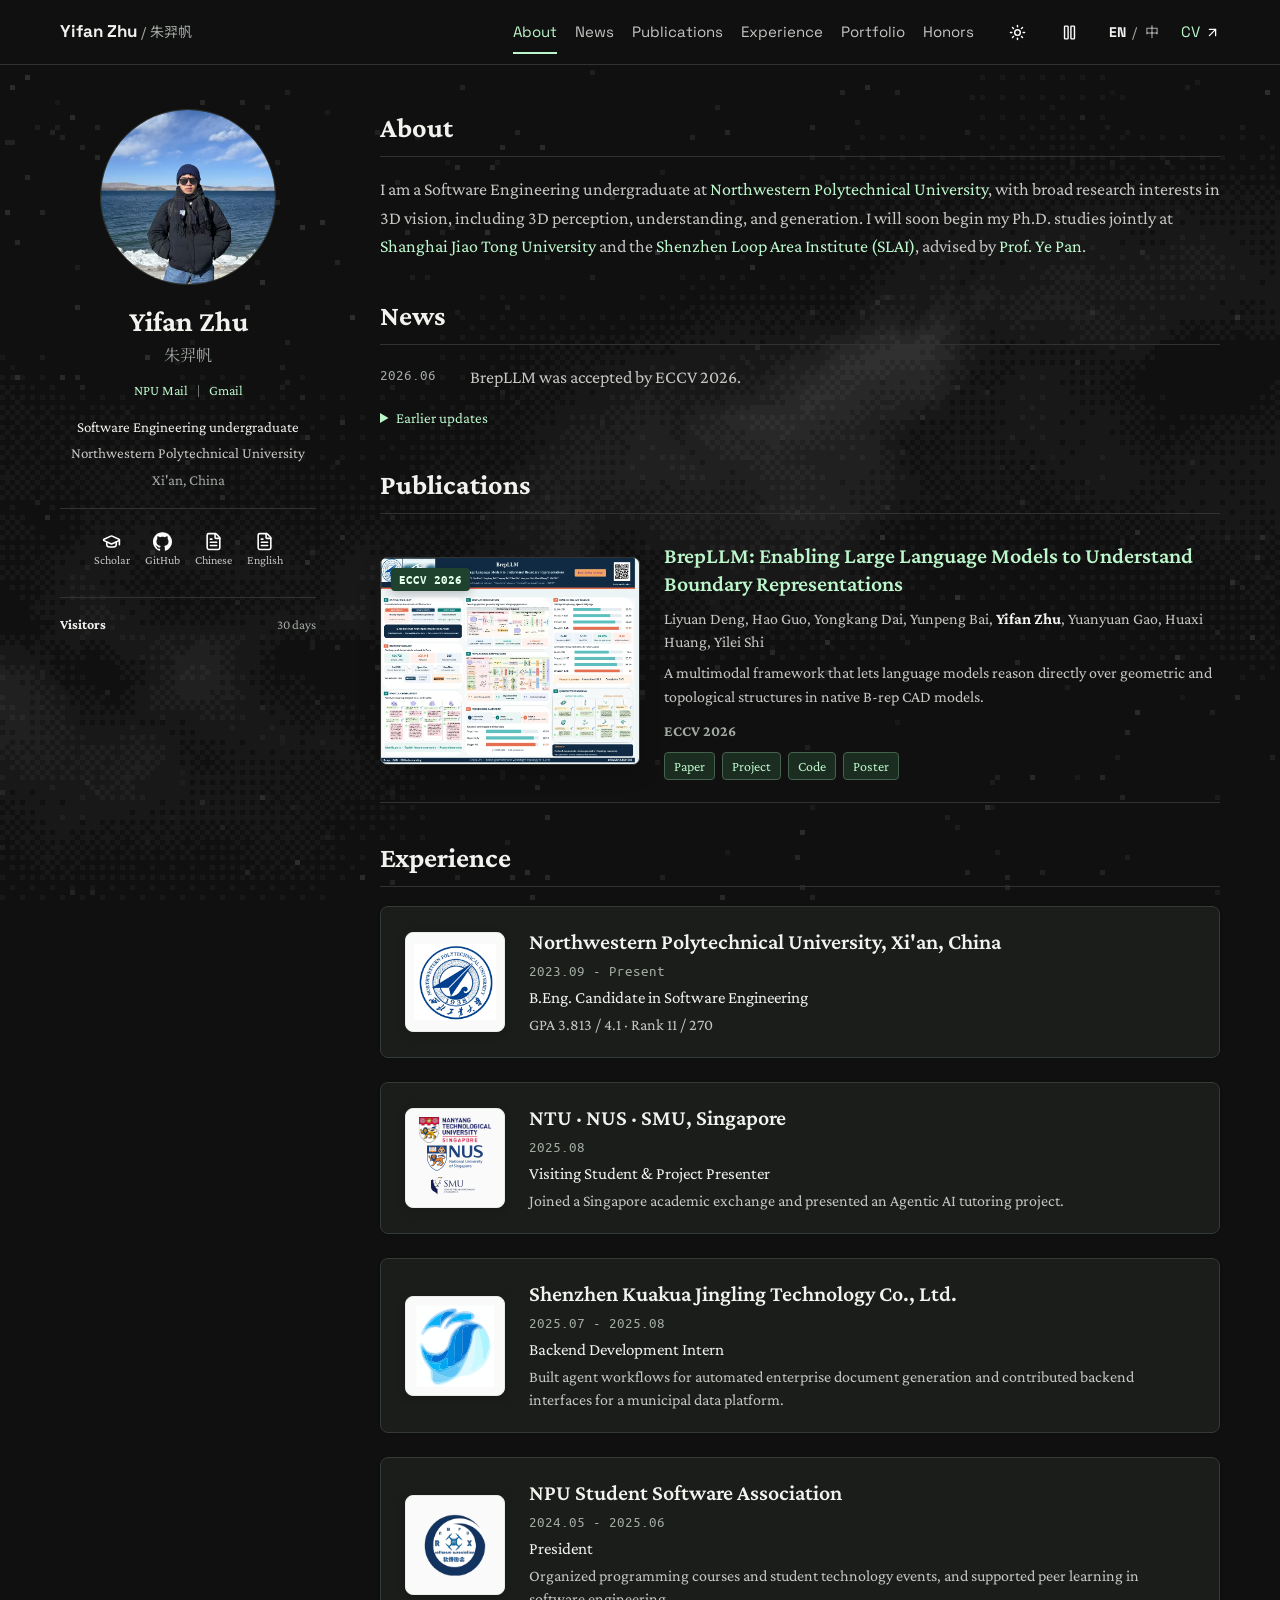
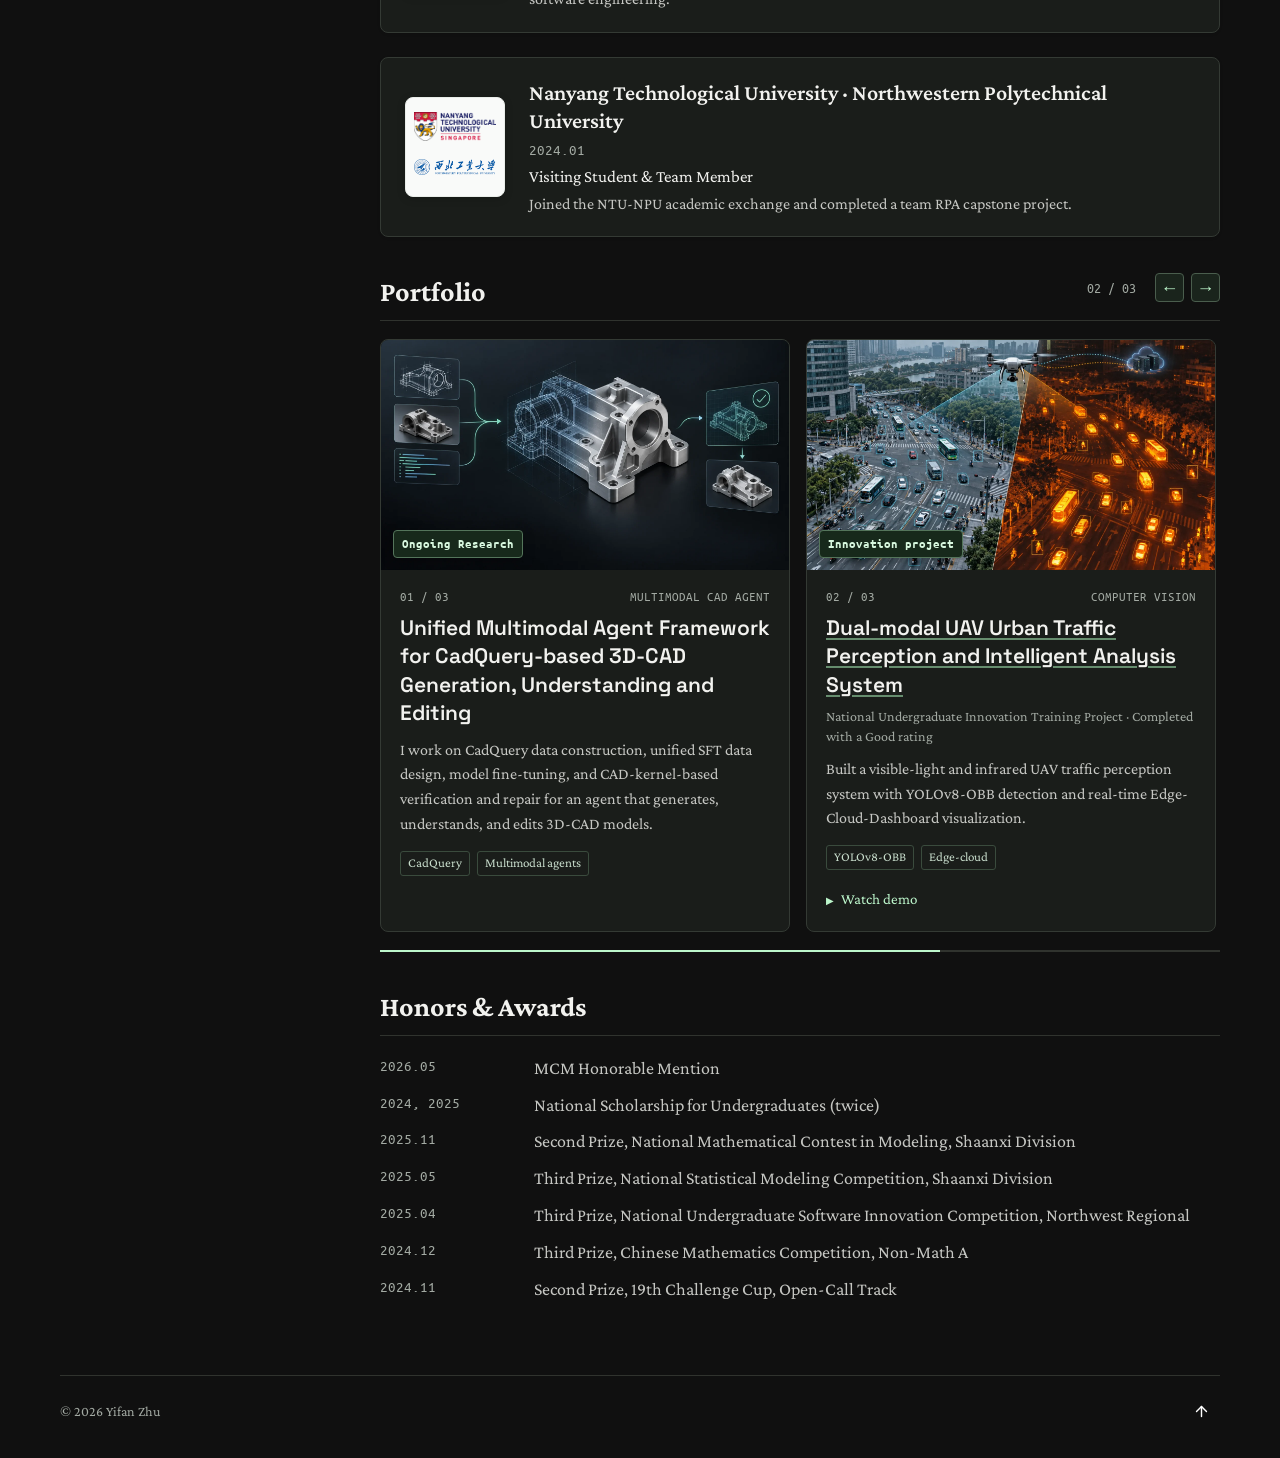
<file: index.html>
<!doctype html>
<html lang="en">
<head>
  <meta charset="utf-8">
  <meta name="viewport" content="width=device-width, initial-scale=1">
  <meta name="theme-color" content="#101010">
  <title>Yifan Zhu · 朱羿帆</title>
  <meta name="description" content="Yifan Zhu, Software Engineering undergraduate at Northwestern Polytechnical University and incoming joint Ph.D. student at Shanghai Jiao Tong University and the Shenzhen Loop Area Institute. Research interests in 3D vision.">
  <link rel="icon" href="assets/img/favicon.svg" type="image/svg+xml">
  <script>
    try { document.documentElement.dataset.theme = localStorage.getItem('academic-theme') === 'light' ? 'light' : 'dark'; }
    catch { document.documentElement.dataset.theme = 'dark'; }
    if (document.documentElement.dataset.theme === 'light') document.querySelector('meta[name="theme-color"]').content = '#ffffff';
  </script>
  <link rel="stylesheet" href="assets/css/academic.css?v=theme-rain-2">
  <script src="assets/js/academic-content.js?v=about-school-links-1" defer=""></script>
  <script src="assets/js/moonshot.js?v=theme-rain-background-1" defer=""></script>
  <script src="assets/js/moonshot-background.js?v=light-background-1" defer=""></script>
</head>
<body>
  <canvas class="space-background" id="space-background" aria-hidden="true"></canvas>
  <a class="skip-link" href="#about" data-copy="skip">Skip to content</a>
  <header class="site-header">
    <div class="header-inner page-width">
      <a class="wordmark" href="#home" aria-label="Yifan Zhu, home">Yifan Zhu <span class="wordmark-cn">/ 朱羿帆</span></a>
      <nav class="desktop-nav" aria-label="Primary navigation">
        <a href="#about" data-i18n="nav.about">About</a>
        <a href="#news" data-i18n="nav.news">News</a>
        <a href="#publications" data-i18n="nav.publications">Publications</a>
        <a href="#experience" data-i18n="nav.experience">Experience</a>
        <a href="#projects" data-i18n="nav.projects">Portfolio</a>
        <a href="#honors" data-i18n="nav.honors">Honors</a>
        <span class="nav-indicator" aria-hidden="true"></span>
      </nav>
      <div class="header-actions">
        <button class="theme-toggle icon-button" type="button" aria-label="Switch to light theme" title="Switch to light theme"><img class="icon" src="assets/icons/moonshot/sun.svg" alt=""></button>
        <button class="motion-toggle icon-button" type="button" aria-label="Pause background animation" title="Pause background animation" hidden><img class="icon" src="assets/icons/moonshot/pause.svg" alt=""></button>
        <div class="language-switch" role="group" aria-label="Language">
          <button type="button" data-language="en" aria-pressed="true" lang="en">EN</button>
          <span aria-hidden="true">/</span>
          <button type="button" data-language="zh" aria-pressed="false" lang="zh-CN">中</button>
        </div>
        <a class="header-cv" href="assets/cv/yifan_zhu_resume_en.pdf" target="_blank" rel="noopener noreferrer"><span data-i18n="nav.cv">CV</span><img class="icon" src="assets/icons/moonshot/arrow-up-right.svg" alt=""></a>
        <button class="menu-toggle icon-button" type="button" aria-expanded="false" aria-controls="mobile-nav" aria-label="Open navigation" title="Open navigation"><img class="icon" src="assets/icons/moonshot/menu.svg" alt=""></button>
      </div>
    </div>
    <nav class="mobile-nav page-width" id="mobile-nav" aria-label="Mobile navigation" hidden="">
      <a href="#about" data-i18n="nav.about">About</a><a href="#news" data-i18n="nav.news">News</a>
      <a href="#publications" data-i18n="nav.publications">Publications</a>
      <a href="#experience" data-i18n="nav.experience">Experience</a><a href="#projects" data-i18n="nav.projects">Portfolio</a>
      <a href="#honors" data-i18n="nav.honors">Honors</a><a href="#cv" data-i18n="nav.cv">CV</a>
    </nav>
  </header>

  <div class="page-layout page-width" id="home">
    <aside class="sidebar" aria-labelledby="profile-name">
      <div class="author__avatar">
        <img src="assets/img/profile_1.jpg" alt="Yifan Zhu" class="profile-photo" width="176" height="176" fetchpriority="high">
      </div>
      <div class="author__content">
        <h2 class="author__name" id="profile-name" data-i18n="author.name">Yifan Zhu</h2>
        <p class="author__pronunciation" data-i18n="author.zh">朱羿帆</p>
        <p class="author__emails">
          <a href="mailto:laurent.zhu666@mail.nwpu.edu.cn" title="laurent.zhu666@mail.nwpu.edu.cn" aria-label="NPU email: laurent.zhu666@mail.nwpu.edu.cn"><span data-i18n="author.email.npu">NPU Mail</span></a>
          <span class="author__emails-divider" aria-hidden="true"></span>
          <a href="mailto:laurent.zhu666@gmail.com" title="laurent.zhu666@gmail.com" aria-label="Gmail: laurent.zhu666@gmail.com"><span data-i18n="author.email.gmail">Gmail</span></a>
        </p>
        <p class="author__role" data-i18n="author.role">Software Engineering undergraduate</p>
        <p class="author__affiliation" data-i18n="author.affiliation">Northwestern Polytechnical University</p>
        <p class="author__location" data-i18n="author.location">Xi'an, China</p>
      </div>
      <div class="author__urls-wrapper" id="contact">
        <nav aria-label="Profile links" data-aria-copy="profileLinks">
          <ul class="author__urls">
            <li><a href="https://scholar.google.com/citations?view_op=list_works&amp;hl=zh-CN&amp;user=kARw7RoAAAAJ" target="_blank" rel="noopener noreferrer" aria-label="Google Scholar" title="Google Scholar"><img src="assets/icons/moonshot/graduation-cap.svg" alt=""><span>Scholar</span></a></li>
            <li><a href="https://github.com/Laurent-Zhu" target="_blank" rel="noopener noreferrer" aria-label="GitHub" title="GitHub"><img src="assets/icons/moonshot/github.svg" alt=""><span>GitHub</span></a></li>
            <li id="cv"><a href="assets/cv/yifan_zhu_resume.pdf" target="_blank" rel="noopener noreferrer" aria-label="Chinese CV" title="Chinese CV" data-aria-copy="resumeZh"><img src="assets/icons/moonshot/file-text.svg" alt=""><span data-i18n="author.cv.zh">Chinese</span></a></li>
            <li><a href="assets/cv/yifan_zhu_resume_en.pdf" target="_blank" rel="noopener noreferrer" aria-label="English CV" title="English CV" data-aria-copy="resumeEn"><img src="assets/icons/moonshot/file-text.svg" alt=""><span data-i18n="author.cv.en">English</span></a></li>
          </ul>
        </nav>
      </div>
      <section class="visitor-globe" aria-labelledby="visitor-globe-title">
        <h3 class="visitor-globe__heading" id="visitor-globe-title"><span data-i18n="widget.visitors">Visitors</span><span class="visitor-globe__period" data-i18n="widget.period">30 days</span></h3>
        <div class="visitor-globe__embed">
          <script defer src="https://statable.com/js/b3S96A2eEE/t/gw.js" data-id="3351457" data-period="30d" data-primary-color="#0004FF" data-theme="dark" data-rotation-speed="slow"></script>
        </div>
        <noscript>This visitor globe requires JavaScript.</noscript>
      </section>
    </aside>
    <main class="page__content">
      <section id="about" aria-labelledby="about-title">
        <h1 class="page__title" data-i18n="about.title" id="about-title">About</h1>
        <p data-i18n="about.p1">I am a Software Engineering undergraduate at <a href="https://en.nwpu.edu.cn/" target="_blank" rel="noopener noreferrer">Northwestern Polytechnical University</a>, with broad research interests in 3D vision, including 3D perception, understanding, and generation. I will soon begin my Ph.D. studies jointly at <a href="https://en.sjtu.edu.cn/" target="_blank" rel="noopener noreferrer">Shanghai Jiao Tong University</a> and the <a href="https://www.slai.edu.cn/en" target="_blank" rel="noopener noreferrer">Shenzhen Loop Area Institute (SLAI)</a>, advised by <a href="https://whitneypanye.github.io/" target="_blank" rel="noopener noreferrer">Prof. Ye Pan</a>.</p>
      </section>

      <section id="news" aria-labelledby="news-title">
        <h2 data-i18n="news.title" id="news-title">News</h2>
        <ul class="compact-list news-list">
          <li data-i18n="news.n0"><span class="news-date">2026.06</span> BrepLLM was accepted by ECCV 2026.</li>
        </ul>
        <details class="news-archive">
          <summary data-i18n="news.older">Earlier updates</summary>
          <ul class="compact-list news-list">
            <li data-i18n="news.n2"><span class="news-date">2025.12</span> I received the 2025 National Scholarship for Undergraduates.</li>
            <li data-i18n="news.n3"><span class="news-date">2025.08</span> I presented an Agentic AI tutoring project during a Singapore academic exchange.</li>
            <li data-i18n="news.n4"><span class="news-date">2025.07</span> I began a backend development internship at Shenzhen Kuakua Jingling Technology.</li>
            <li data-i18n="news.n5"><span class="news-date">2025.06</span> I completed my term as President of the NPU Student Software Association.</li>
            <li data-i18n="news.n6"><span class="news-date">2024.12</span> I received the 2024 National Scholarship for Undergraduates.</li>
            <li data-i18n="news.n7"><span class="news-date">2024.05</span> I began serving as President of the NPU Student Software Association.</li>
            <li data-i18n="news.n8"><span class="news-date">2024.01</span> I participated in the NTU-NPU academic exchange program.</li>
          </ul>
        </details>
      </section>

      <section id="publications" aria-labelledby="publications-title">
        <h2 data-i18n="publications.title" id="publications-title">Publications</h2>
        <article class="publication">
          <a class="publication__media" href="assets/img/moonshot/brepllm-poster.png" target="_blank" rel="noopener noreferrer" aria-label="View full BrepLLM poster" title="View full BrepLLM poster" data-aria-copy="poster"><span class="publication__badge" aria-hidden="true">ECCV 2026</span><img src="assets/img/moonshot/brepllm-poster-preview.webp" width="960" height="767" alt="BrepLLM ECCV 2026 research poster" data-alt-copy="posterAlt" loading="lazy" decoding="async"></a>
          <div class="publication__body">
            <h3><a href="https://link.springer.com/chapter/10.1007/978-3-032-37383-0_3" target="_blank" rel="noopener noreferrer">BrepLLM: Enabling Large Language Models to Understand Boundary Representations</a></h3>
            <p class="publication__authors">Liyuan Deng, Hao Guo, Yongkang Dai, Yunpeng Bai, <strong>Yifan Zhu</strong>, Yuanyuan Gao, Huaxi Huang, Yilei Shi</p>
            <p class="publication__summary" data-i18n="publications.summary">A multimodal framework that lets language models reason directly over geometric and topological structures in native B-rep CAD models.</p>
            <p class="publication__venue">ECCV 2026</p>
            <p class="publication__links"><a href="https://arxiv.org/abs/2512.16413" target="_blank" rel="noopener noreferrer" data-i18n="publication.paper">Paper</a><a href="https://user-deng.github.io/BrepLLM/" target="_blank" rel="noopener noreferrer" data-i18n="publication.project">Project</a><a href="https://github.com/user-deng/BrepLLM" target="_blank" rel="noopener noreferrer" data-i18n="publication.code">Code</a><a href="assets/img/moonshot/brepllm-poster.png" target="_blank" rel="noopener noreferrer" data-i18n="publication.poster">Poster</a></p>
          </div>
        </article>
      </section>

      <section id="experience" aria-labelledby="experience-title">
        <h2 data-i18n="experience.title" id="experience-title">Experience</h2>
        <div class="experience-list">
          <article class="experience-card">
            <div class="experience-media">
              <img src="assets/img/experience/npu-seal.jpg" alt="Northwestern Polytechnical University seal" loading="lazy" decoding="async">
            </div>
            <div class="experience-body">
              <h3 class="experience-title"><strong data-i18n="experience.education.institution">Northwestern Polytechnical University, Xi'an, China</strong></h3>
              <p class="experience-meta"><time datetime="2023-09">2023.09</time> <span data-i18n="experience.education.until">- Present</span></p>
              <p class="experience-role" data-i18n="experience.education.role">B.Eng. Candidate in Software Engineering</p>
              <p class="experience-detail" data-i18n="experience.education.summary">GPA 3.813 / 4.1 · Rank 11 / 270</p>
            </div>
          </article>
          <article class="experience-card">
            <div class="experience-media experience-media--group">
              <img src="assets/img/experience/ntu.png" alt="Nanyang Technological University logo" loading="lazy" decoding="async">
              <img src="assets/img/experience/nus.svg" alt="National University of Singapore logo" loading="lazy" decoding="async">
              <img src="assets/img/experience/smu.svg" alt="Singapore Management University logo" loading="lazy" decoding="async">
            </div>
            <div class="experience-body">
              <h3 class="experience-title"><strong data-i18n="experience.singapore.institution">NTU · NUS · SMU, Singapore</strong></h3>
              <p class="experience-meta"><time datetime="2025-08">2025.08</time></p>
              <p class="experience-role" data-i18n="experience.singapore.role">Visiting Student &amp; Project Presenter</p>
              <p class="experience-detail" data-i18n="experience.singapore.summary">Joined a Singapore academic exchange and presented an Agentic AI tutoring project.</p>
            </div>
          </article>
          <article class="experience-card">
            <div class="experience-media">
              <img src="assets/img/experience/kuakuajingling.svg" alt="Kuakua Jingling logo" loading="lazy" decoding="async">
            </div>
            <div class="experience-body">
              <h3 class="experience-title"><strong data-i18n="experience.internship.institution">Shenzhen Kuakua Jingling Technology Co., Ltd.</strong></h3>
              <p class="experience-meta"><time datetime="2025-07">2025.07</time> - <time datetime="2025-08">2025.08</time></p>
              <p class="experience-role" data-i18n="experience.internship.role">Backend Development Intern</p>
              <p class="experience-detail" data-i18n="experience.internship.summary">Built agent workflows for automated enterprise document generation and contributed backend interfaces for a municipal data platform.</p>
            </div>
          </article>
          <article class="experience-card">
            <div class="experience-media">
              <img src="assets/img/experience/npu-software-association.png" alt="NPU Student Software Association logo" loading="lazy" decoding="async">
            </div>
            <div class="experience-body">
              <h3 class="experience-title"><strong data-i18n="experience.association.institution">NPU Student Software Association</strong></h3>
              <p class="experience-meta"><time datetime="2024-05">2024.05</time> - <time datetime="2025-06">2025.06</time></p>
              <p class="experience-role" data-i18n="experience.association.role">President</p>
              <p class="experience-detail" data-i18n="experience.association.summary">Organized programming courses and student technology events, and supported peer learning in software engineering.</p>
            </div>
          </article>
          <article class="experience-card">
            <div class="experience-media experience-media--group experience-media--pair">
              <img src="assets/img/experience/ntu.png" alt="Nanyang Technological University logo" loading="lazy" decoding="async">
              <img src="assets/img/experience/npu.png" alt="Northwestern Polytechnical University logo" loading="lazy" decoding="async">
            </div>
            <div class="experience-body">
              <h3 class="experience-title"><strong data-i18n="experience.ntu.institution">Nanyang Technological University · Northwestern Polytechnical University</strong></h3>
              <p class="experience-meta"><time datetime="2024-01">2024.01</time></p>
              <p class="experience-role" data-i18n="experience.ntu.role">Visiting Student &amp; Team Member</p>
              <p class="experience-detail" data-i18n="experience.ntu.summary">Joined the NTU-NPU academic exchange and completed a team RPA capstone project.</p>
            </div>
          </article>
        </div>
      </section>

      <section id="projects" aria-labelledby="projects-title">
        <div class="portfolio-heading">
          <h2 data-i18n="projects.title" id="projects-title">Portfolio</h2>
          <div class="portfolio-controls" aria-label="Portfolio navigation" data-aria-copy="portfolioNavigation">
            <span class="portfolio-counter" aria-live="polite"><span data-portfolio-index>01</span> / 03</span>
            <button class="portfolio-arrow" type="button" data-portfolio-prev aria-label="Previous project" title="Previous project" data-aria-copy="previousProject" disabled>&larr;</button>
            <button class="portfolio-arrow" type="button" data-portfolio-next aria-label="Next project" title="Next project" data-aria-copy="nextProject">&rarr;</button>
          </div>
        </div>
        <div class="portfolio-track" data-portfolio-track role="region" aria-label="Projects" data-aria-copy="portfolioTrack" tabindex="0">
          <article class="portfolio-card">
            <div class="portfolio-card__media portfolio-card__media--cadquery">
              <img src="assets/img/portfolio/cadqueryllm-poster.webp" width="1600" height="900" alt="Mechanical CAD model changing from wireframe to verified solid" data-alt-copy="cadqueryImage" loading="lazy" decoding="async">
              <span class="portfolio-card__badge" data-i18n="projects.cadquery.badge">Ongoing Research</span>
            </div>
            <div class="portfolio-card__body">
              <p class="portfolio-card__eyebrow"><span>01 / 03</span><span data-i18n="projects.cadquery.type">Multimodal CAD agent</span></p>
              <h3 data-i18n="research.r2.title">Unified Multimodal Agent Framework for CadQuery-based 3D-CAD Generation, Understanding and Editing</h3>
              <p class="portfolio-card__description" data-i18n="research.r2.body">I work on CadQuery data construction, unified SFT data design, model fine-tuning, and CAD-kernel-based verification and repair for an agent that generates, understands, and edits 3D-CAD models.</p>
              <ul class="portfolio-card__tags" aria-label="Topics" data-aria-copy="portfolioTopics"><li>CadQuery</li><li data-i18n="projects.cadquery.tag">Multimodal agents</li></ul>
            </div>
          </article>
          <article class="portfolio-card">
            <div class="portfolio-card__media">
              <img src="assets/img/portfolio/uav-traffic-poster.webp" width="1600" height="900" alt="UAV viewing urban traffic through visible and infrared cameras" data-alt-copy="uavImage" loading="lazy" decoding="async">
              <span class="portfolio-card__badge" data-i18n="projects.p1.badge">Innovation project</span>
            </div>
            <div class="portfolio-card__body">
              <p class="portfolio-card__eyebrow"><span>02 / 03</span><span data-i18n="projects.p1.type">Computer vision</span></p>
              <h3><a href="https://github.com/Laurent-Zhu/BiModalDroneTrafficObjectDetection-public" target="_blank" rel="noopener noreferrer" data-i18n="projects.p1.title">Dual-modal UAV Urban Traffic Perception and Intelligent Analysis System</a></h3>
              <p class="portfolio-card__meta" data-i18n="projects.p1.meta">National Undergraduate Innovation Training Project · Completed with a Good rating</p>
              <p class="portfolio-card__description" data-i18n="projects.p1.body">Built a visible-light and infrared UAV traffic perception system with YOLOv8-OBB detection and real-time Edge-Cloud-Dashboard visualization.</p>
              <ul class="portfolio-card__tags" aria-label="Topics" data-aria-copy="portfolioTopics"><li>YOLOv8-OBB</li><li data-i18n="projects.p1.tag">Edge-cloud</li></ul>
              <details class="project-details">
                <summary data-i18n="projects.watchDemo">Watch demo</summary>
                <figure class="project-demo">
                  <video controls="" preload="none" playsinline="" aria-label="UAV traffic perception demo" poster="assets/img/moonshot/drone-poster.webp">
                    <source src="assets/video/drone-traffic-demo.mp4" type="video/mp4">
                    <span data-i18n="projects.p1.videoFallback">Your browser does not support embedded video.</span>
                  </video>
                  <figcaption><a href="assets/video/drone-traffic-demo.mp4" target="_blank" rel="noopener noreferrer" data-copy="openVideo">Open video</a></figcaption>
                </figure>
              </details>
            </div>
          </article>
          <article class="portfolio-card">
            <div class="portfolio-card__media">
              <img src="assets/img/portfolio/agriguard-poster.webp" width="1600" height="900" alt="Rice leaf roller moth detection and pest management workflow" data-alt-copy="agriImage" loading="lazy" decoding="async">
              <span class="portfolio-card__badge" data-i18n="projects.p2.badge">Course project</span>
            </div>
            <div class="portfolio-card__body">
              <p class="portfolio-card__eyebrow"><span>03 / 03</span><span data-i18n="projects.p2.type">Agricultural AI</span></p>
              <h3><a href="https://github.com/Laurent-Zhu/AgriGuard" target="_blank" rel="noopener noreferrer" data-i18n="projects.p2.title">AgriGuard Smart Agricultural Pest Management Platform</a></h3>
              <p class="portfolio-card__meta" data-i18n="projects.p2.meta">Agile Software Development Course Project</p>
              <p class="portfolio-card__description" data-i18n="projects.p2.body">Developed pest recognition APIs and deployed a YOLO model in a Scrum-built agricultural management system with RAG advice, task workflows and risk forecasting.</p>
              <ul class="portfolio-card__tags" aria-label="Topics" data-aria-copy="portfolioTopics"><li data-i18n="projects.p2.tag">Pest recognition</li><li>RAG</li></ul>
              <details class="project-details">
                <summary data-i18n="projects.watchDemo">Watch demo</summary>
                <figure class="project-demo">
                  <video controls="" preload="none" playsinline="" aria-label="AgriGuard pest management demo" poster="assets/img/moonshot/agri-poster.webp">
                    <source src="assets/video/agri-guard-demo.mp4" type="video/mp4">
                    <span data-i18n="projects.p2.videoFallback">Your browser does not support embedded video.</span>
                  </video>
                  <figcaption><a href="assets/video/agri-guard-demo.mp4" target="_blank" rel="noopener noreferrer" data-copy="openVideo">Open video</a></figcaption>
                </figure>
              </details>
            </div>
          </article>
        </div>
        <div class="portfolio-progress" aria-hidden="true"><span data-portfolio-progress></span></div>
      </section>

      <section id="honors" aria-labelledby="honors-title">
        <h2 data-i18n="honors.title" id="honors-title">Honors and Awards</h2>
        <ul class="dated-list honors-list">
          <li data-i18n="honors.a1"><span class="item-date">2026.05</span><span>MCM Honorable Mention</span></li>
          <li data-i18n="honors.a2"><span class="item-date">2024, 2025</span><span>National Scholarship for Undergraduates (twice)</span></li>
          <li data-i18n="honors.a7"><span class="item-date">2025.11</span><span>Second Prize, National Mathematical Contest in Modeling, Shaanxi Division</span></li>
          <li data-i18n="honors.a6"><span class="item-date">2025.05</span><span>Third Prize, National Statistical Modeling Competition, Shaanxi Division</span></li>
          <li data-i18n="honors.a5"><span class="item-date">2025.04</span><span>Third Prize, National Undergraduate Software Innovation Competition, Northwest Regional</span></li>
          <li data-i18n="honors.a4"><span class="item-date">2024.12</span><span>Third Prize, Chinese Mathematics Competition, Non-Math A</span></li>
          <li data-i18n="honors.a3"><span class="item-date">2024.11</span><span>Second Prize, 19th Challenge Cup, Open-Call Track</span></li>
        </ul>
      </section>
    </main></div>
  <footer class="site-footer page-width"><p>© 2026 Yifan Zhu</p><a class="icon-button" href="#home" aria-label="Back to top" title="Back to top"><img class="icon" src="assets/icons/moonshot/arrow-up.svg" alt=""></a></footer>


</body></html>
</file>
<file: assets/css/academic.css>
@font-face {
  font-family: 'Crimson Pro';
  src: url('../fonts/crimson-pro-latin-variable.woff2') format('woff2');
  font-style: normal;
  font-weight: 200 900;
  font-display: swap;
}

@font-face {
  font-family: 'Noto Serif SC';
  src: url('../fonts/noto-serif-sc-homepage.ttf') format('truetype');
  font-style: normal;
  font-weight: 200 900;
  font-display: swap;
}

@font-face {
  font-family: 'Space Grotesk';
  src: url('../fonts/space-grotesk-latin-variable.woff2') format('woff2');
  font-style: normal;
  font-weight: 300 700;
  font-display: swap;
}

@font-face {
  font-family: 'Noto Sans SC';
  src: url('../fonts/noto-sans-sc-homepage.ttf') format('truetype');
  font-style: normal;
  font-weight: 100 900;
  font-display: swap;
}

@font-face {
  font-family: 'Ubuntu Mono';
  src: url('../fonts/ubuntu-mono-latin-400.woff2') format('woff2');
  font-style: normal;
  font-weight: 400;
  font-display: swap;
}

@font-face {
  font-family: 'Ubuntu Mono';
  src: url('../fonts/ubuntu-mono-latin-700.woff2') format('woff2');
  font-style: normal;
  font-weight: 700;
  font-display: swap;
}

:root {
  color-scheme: dark;
  --page: #101010;
  --ink: #f2f2ef;
  --body: #c5c6c2;
  --muted: #a3aaa3;
  --line: #30332e;
  --link: #bcf6cb;
  --hover: #f2f2ef;
  --serif: 'Crimson Pro', 'Noto Serif SC', Georgia, 'Songti SC', serif;
  --sans: 'Space Grotesk', 'Noto Sans SC', 'PingFang SC', 'Microsoft YaHei', sans-serif;
  --mono: 'Ubuntu Mono', 'Noto Sans SC', Consolas, monospace;
}

* { box-sizing: border-box; letter-spacing: 0; }
html { scroll-behavior: smooth; scroll-padding-top: 86px; }
body { margin: 0; isolation: isolate; background: var(--page); color: var(--body); font: 18px/1.6 var(--serif); }
body.menu-open { overflow: hidden; }
.space-background { position: fixed; inset: 0; z-index: -1; width: 100%; height: 100%; pointer-events: none; image-rendering: pixelated; transition: opacity 220ms ease; }
.theme-rain { position: fixed; inset: 0; pointer-events: none; view-transition-name: theme-rain; }
::view-transition-old(root), ::view-transition-new(root) { animation: none; mix-blend-mode: normal; }
::view-transition-old(root) { z-index: 2; clip-path: inset(0); animation: theme-hold 2000ms linear both; }
::view-transition-new(root) { z-index: 1; }
::view-transition-group(theme-rain) { z-index: 3; animation: none; background-position: 0 0; background-size: 100% 100%; background-repeat: no-repeat; image-rendering: pixelated; }
::view-transition-image-pair(theme-rain) { visibility: hidden; }
@keyframes theme-hold { from { opacity: 1; } to { opacity: 1; } }
::selection { background: var(--link); color: var(--page); }
a { color: var(--link); text-decoration: none; }
a:hover { color: var(--hover); text-decoration: underline; text-underline-offset: 3px; }
button { border: 0; color: inherit; font: inherit; cursor: pointer; }
button, a { touch-action: manipulation; -webkit-tap-highlight-color: transparent; }
:where(button, a, video, summary):focus-visible { outline: 2px solid var(--link); outline-offset: 4px; }
h1, h2, h3, p { margin: 0; }
h1, h2, h3 { color: var(--ink); line-height: 1.35; }
ul, ol { margin: 0; padding-left: 20px; }
img { display: block; max-width: 100%; }
[hidden] { display: none !important; }
.page-width { width: min(1160px, calc(100% - 56px)); margin-inline: auto; }
.icon { width: 17px; height: 17px; flex: 0 0 17px; filter: invert(1); }
.icon-button { display: inline-flex; justify-content: center; align-items: center; width: 38px; height: 38px; background: transparent; border-radius: 3px; }
.icon-button:hover { background: #252723; }
.motion-toggle[aria-disabled='true'] { opacity: 0.55; cursor: default; }
.skip-link { position: fixed; top: -100px; left: 16px; z-index: 100; background: var(--ink); color: var(--page); padding: 8px 14px; }
.skip-link:focus { top: 12px; }

.site-header { position: sticky; top: 0; z-index: 30; background: var(--page); border-bottom: 1px solid var(--line); }
.header-inner { display: flex; align-items: center; justify-content: space-between; gap: 24px; min-height: 64px; }
.wordmark { color: var(--ink); font-size: 17px; font-weight: 700; white-space: nowrap; }
.wordmark:hover { color: var(--link); text-decoration: none; }
.wordmark-cn { color: var(--muted); font-size: 14px; font-weight: 400; }
.desktop-nav { position: relative; display: flex; align-items: center; gap: 18px; margin-left: auto; }
.desktop-nav a { display: inline-flex; align-items: center; min-height: 44px; color: var(--body); font-size: 15px; white-space: nowrap; border-bottom: 2px solid transparent; padding-top: 2px; transition: color 180ms ease; }
.desktop-nav a:hover, .desktop-nav a[aria-current] { color: var(--link); text-decoration: none; }
.nav-indicator { position: absolute; bottom: 0; left: 0; width: 0; height: 2px; background: var(--link); opacity: 0; pointer-events: none; }
.nav-indicator.is-ready { opacity: 1; transition: transform 260ms cubic-bezier(.22, 1, .36, 1), width 260ms cubic-bezier(.22, 1, .36, 1), opacity 180ms ease; }
.header-actions { display: flex; align-items: center; gap: 14px; }
.language-switch { display: flex; align-items: center; color: var(--muted); font-size: 14px; }
.language-switch button { min-width: 30px; height: 38px; background: none; padding: 0 3px; }
.language-switch button[aria-pressed='true'] { color: var(--ink); font-weight: 700; }
.language-switch button:hover { color: var(--link); }
.header-cv { display: inline-flex; align-items: center; gap: 5px; color: var(--link); font-size: 15px; white-space: nowrap; }
.header-cv .icon { width: 15px; height: 15px; flex-basis: 15px; }
.menu-toggle { display: none; }
.mobile-nav { position: absolute; top: 100%; inset-inline: 0; max-height: calc(100dvh - 64px); overflow-y: auto; background: var(--page); border: 1px solid var(--line); border-top: 0; padding: 10px 22px 18px; }
.mobile-nav a { display: block; padding: 10px 0; color: var(--ink); font-size: 17px; }

.page-layout { display: grid; grid-template-columns: clamp(224px, 20vw, 260px) minmax(0, 1fr); align-items: start; gap: clamp(48px, 5vw, 80px); padding-block: 44px 72px; }
.sidebar { position: sticky; top: 80px; min-width: 0; max-height: calc(100dvh - 96px); overflow-y: auto; scrollbar-width: thin; scrollbar-color: var(--line) transparent; font-size: 15px; text-align: center; }
.author__avatar { width: 176px; height: 176px; margin: 0 auto 17px; border: 1px solid var(--line); border-radius: 50%; overflow: hidden; }
.profile-photo { width: 100%; height: 100%; object-fit: cover; object-position: 22% 26%; }
.author__name { font-size: 29px; font-weight: 700; }
.author__pronunciation { margin-top: 2px; color: var(--muted); font-size: 16px; }
.author__email { display: block; margin-top: 10px; font-size: 14px; line-height: 1.5; overflow-wrap: anywhere; }
.author__secondary-email { margin-top: 2px; font-size: 14px; }
.author__emails { display: flex; align-items: center; justify-content: center; gap: 10px; min-height: 24px; margin-top: 10px; font-size: 14px; line-height: 1.5; }
.author__emails a { white-space: nowrap; }
.author__emails-divider { flex: 0 0 1px; width: 1px; height: 12px; background: #69736b; }
.author__role { margin-top: 13px; color: var(--ink); line-height: 1.5; }
.author__affiliation, .author__location { margin-top: 4px; line-height: 1.5; }
.author__location { color: var(--muted); }
.author__urls-wrapper { margin-top: 17px; padding-top: 15px; border-top: 1px solid var(--line); }
.author__urls { display: flex; flex-wrap: wrap; justify-content: center; gap: 5px; list-style: none; padding: 0; }
.author__urls li { margin: 0; }
.author__urls a { display: flex; flex-direction: column; align-items: center; justify-content: center; gap: 2px; width: 46px; min-height: 52px; border: 1px solid transparent; border-radius: 4px; color: var(--body); text-decoration: none; }
.author__urls a:hover { border-color: var(--line); background: #242723; color: var(--link); }
.author__urls img { width: 19px; height: 19px; filter: invert(1); }
.author__urls span { font-size: 12px; line-height: 1.3; white-space: nowrap; }
.visitor-globe { min-width: 0; margin-top: 21px; padding-top: 17px; border-top: 1px solid var(--line); }
.visitor-globe__heading { display: flex; align-items: baseline; justify-content: space-between; gap: 8px; color: var(--ink); font-size: 14px; font-weight: 700; }
.visitor-globe__period { color: var(--muted); font-size: 13px; font-weight: 400; white-space: nowrap; }
.visitor-globe__embed { width: 100%; height: 260px; margin-top: 6px; }
.visitor-globe__embed > div { max-width: 100%; }
.visitor-globe noscript { display: block; color: var(--muted); font-size: 14px; }

.page__content { min-width: 0; }
.page__content section { margin-top: 36px; scroll-margin-top: 12px; }
.page__content section:first-child { margin-top: 0; }
.page__content h1, .page__content h2 { padding-bottom: 9px; margin-bottom: 18px; border-bottom: 1px solid var(--line); font-size: 28px; font-weight: 700; }
.page__content h3 { font-size: 19px; font-weight: 700; }
.page__content p + p { margin-top: 9px; }
.page__content li + li { margin-top: 8px; }
.news-list { list-style: none; padding: 0; }
.news-list li { display: grid; grid-template-columns: 82px minmax(0, 1fr); gap: 8px; }
.news-date, .item-date { color: var(--muted); font-size: 15px; font-variant-numeric: tabular-nums; white-space: nowrap; }
.news-archive { margin-top: 14px; }
.news-archive summary, .project-details summary { width: fit-content; color: var(--link); cursor: pointer; font-size: 15px; }
.news-archive .news-list { margin-top: 12px; }
.publication { display: grid; grid-template-columns: 260px minmax(0, 1fr); gap: 24px; align-items: center; padding: 10px 0 22px; border-bottom: 1px solid var(--line); }
.publication__media { position: relative; display: block; overflow: hidden; border: 1px solid var(--line); border-radius: 7px; background: #edf4f5; box-shadow: 0 8px 22px rgb(0 0 0 / 18%); transition: border-color 180ms ease, box-shadow 180ms ease; }
.publication__media:hover { border-color: var(--link); box-shadow: 0 10px 26px rgb(0 0 0 / 28%); }
.publication__media img { display: block; width: 100%; height: auto; aspect-ratio: 3604 / 2880; object-fit: contain; }
.publication__badge { position: absolute; top: 10px; left: 10px; z-index: 1; padding: 5px 8px; border-radius: 4px; background: #1e422d; color: #e3ffea; font-size: 13px; font-weight: 700; line-height: 1; box-shadow: 0 3px 10px rgb(0 0 0 / 22%); }
.publication__body { min-width: 0; }
.publication h3 { font: 600 22px/1.3 var(--serif); }
.publication h3 a { color: var(--link); }
.publication h3 a:hover { color: var(--ink); }
.publication__authors { margin-top: 8px; font-size: 16px; line-height: 1.45; }
.publication__authors strong { color: var(--ink); }
.page__content .publication__summary { margin-top: 8px; font-size: 16px; line-height: 1.5; }
.page__content .publication__venue { margin-top: 10px; color: var(--muted); font-size: 15px; font-weight: 700; }
.page__content .publication__links { display: flex; flex-wrap: wrap; gap: 7px; margin-top: 9px; font-size: 14px; }
.publication__links a { display: inline-flex; align-items: center; min-height: 28px; padding: 4px 9px; border: 1px solid #46624d; border-radius: 4px; background: #1b2c20; color: var(--link); line-height: 1; }
.publication__links a:hover { border-color: var(--link); background: #27412e; color: var(--ink); text-decoration: none; }
.dated-list { list-style: none; padding: 0; }
.dated-list li { display: grid; grid-template-columns: 142px minmax(0, 1fr); gap: 12px; }
.experience-list { display: grid; gap: 24px; margin-top: 19px; }
.experience-card { display: grid; grid-template-columns: 100px minmax(0, 1fr); gap: 24px; align-items: center; min-width: 0; padding: 21px 24px; border: 1px solid #343a34; border-radius: 8px; background: #1a1d1a; box-shadow: 0 1px 3px rgb(0 0 0 / 12%); transition: border-color 240ms ease, box-shadow 240ms ease, transform 240ms ease; }
.experience-card:hover { border-color: #526558; box-shadow: 0 8px 28px rgb(0 0 0 / 22%); transform: translateY(-2px); }
.experience-media { display: flex; align-items: center; justify-content: center; width: 100px; height: 100px; min-width: 100px; min-height: 100px; overflow: hidden; padding: 8px; border: 1px solid #e9ede9; border-radius: 8px; background: #f9faf9; box-shadow: 0 2px 8px rgb(0 0 0 / 15%); }
.experience-media img { display: block; width: 100%; height: 100%; object-fit: contain; }
.experience-media--group { flex-direction: column; gap: 2px; }
.experience-media--group img { height: 26px; }
.experience-media--pair img { height: 39px; }
.experience-body { min-width: 0; }
.page__content .experience-title { margin: 0 0 4px; color: var(--ink); font: 400 22px/1.3 var(--serif); }
.experience-title strong { font-weight: 600; }
.page__content .experience-meta { margin: 0 0 6px; color: var(--muted); font-size: 15px; line-height: 1.3; font-variant-numeric: tabular-nums; }
.page__content .experience-role { margin: 0 0 3px; color: var(--ink); font-size: 17px; line-height: 1.4; }
.page__content .experience-detail { margin: 0; color: var(--body); font-size: 16px; line-height: 1.45; }
.portfolio-heading { display: flex; align-items: flex-start; justify-content: space-between; gap: 16px; border-bottom: 1px solid var(--line); margin-bottom: 18px; }
.page__content .portfolio-heading h2 { flex: 1; min-width: 0; border: 0; margin: 0; }
.portfolio-controls { display: flex; align-items: center; gap: 7px; padding-bottom: 7px; }
.portfolio-counter { min-width: 55px; margin-right: 6px; color: var(--muted); font-size: 14px; font-variant-numeric: tabular-nums; white-space: nowrap; }
.portfolio-arrow { display: inline-flex; align-items: center; justify-content: center; width: 29px; height: 29px; border: 1px solid #4a5d4d; border-radius: 4px; background: #1a241c; color: var(--link); font-size: 18px; line-height: 1; transition: background 180ms ease, border-color 180ms ease; }
.portfolio-arrow:hover:not(:disabled) { border-color: var(--link); background: #27372b; }
.portfolio-arrow:disabled { border-color: var(--line); background: #191b19; color: #70766f; cursor: default; }
.portfolio-track { display: grid; grid-auto-flow: column; grid-auto-columns: min(86%, 410px); gap: 16px; overflow-x: auto; overscroll-behavior-inline: contain; scroll-snap-type: x mandatory; scrollbar-width: none; padding-bottom: 3px; }
.portfolio-track::-webkit-scrollbar { display: none; }
.portfolio-card { display: flex; flex-direction: column; min-width: 0; overflow: hidden; scroll-snap-align: start; border: 1px solid #343a34; border-radius: 8px; background: #1a1d1a; transition: border-color 180ms ease; }
.portfolio-card:hover { border-color: #526558; }
.portfolio-card__media { position: relative; width: 100%; aspect-ratio: 16 / 9; overflow: hidden; background: #15221b; }
.portfolio-card__media--cadquery { background: #151b1c; }
.portfolio-card__media img { width: 100%; height: 100%; object-fit: cover; }
.portfolio-card__badge { position: absolute; left: 12px; bottom: 12px; padding: 5px 8px; border: 1px solid #54755b; border-radius: 4px; background: #17291b; color: #d8f8df; font-size: 13px; font-weight: 700; line-height: 1.2; box-shadow: 0 3px 12px rgb(0 0 0 / 25%); }
.portfolio-card__body { display: flex; flex: 1; flex-direction: column; min-width: 0; padding: 18px 19px 20px; }
.page__content .portfolio-card__eyebrow { display: flex; align-items: baseline; justify-content: space-between; gap: 8px; margin: 0 0 9px; color: var(--muted); font-size: 13px; line-height: 1.35; text-transform: uppercase; }
.portfolio-card__eyebrow span:last-child { text-align: right; }
.page__content .portfolio-card h3 { color: var(--ink); font: 600 21px/1.35 var(--sans); overflow-wrap: anywhere; }
.portfolio-card h3 a { color: inherit; text-decoration: underline; text-decoration-color: #668d6e; text-underline-offset: 3px; }
.portfolio-card h3 a:hover { color: var(--link); text-decoration-color: currentColor; }
.page__content .portfolio-card__meta { margin-top: 7px; color: var(--muted); font-size: 14px; line-height: 1.45; }
.page__content .portfolio-card__description { margin-top: 10px; color: var(--body); font-size: 16px; line-height: 1.55; }
.portfolio-card__tags { display: flex; flex-wrap: wrap; gap: 7px; list-style: none; padding: 0; margin-top: 14px; }
.page__content .portfolio-card__tags li { margin: 0; padding: 3px 7px; border: 1px solid #3a4b3d; border-radius: 3px; color: #c7dccb; font-size: 13px; line-height: 1.3; }
.project-details { margin-top: auto; padding-top: 17px; }
.project-details summary { list-style: none; }
.project-details summary::-webkit-details-marker { display: none; }
.project-details summary::before { content: '\25B6'; display: inline-block; margin-right: 7px; font-size: 10px; transition: transform 180ms ease; }
.project-details[open] summary::before { transform: rotate(90deg); }
.project-demo { margin: 12px 0 0; }
.project-demo video { display: block; width: 100%; aspect-ratio: 16 / 9; object-fit: contain; background: #171b1e; border: 1px solid var(--line); }
.project-demo figcaption { margin-top: 5px; font-size: 15px; }
.portfolio-progress { height: 2px; margin-top: 15px; background: var(--line); }
.portfolio-progress span { display: block; width: 33.333%; height: 100%; background: var(--link); transition: width 260ms cubic-bezier(.22, 1, .36, 1); }
.site-footer { display: flex; align-items: center; justify-content: space-between; border-top: 1px solid var(--line); padding-block: 16px 28px; color: var(--muted); font-size: 14px; }

.wordmark,
.desktop-nav,
.mobile-nav,
.language-switch,
.header-cv,
.page__content .portfolio-card h3 {
  font-family: var(--sans);
}

.news-date,
.item-date,
.experience-meta,
.portfolio-counter,
.portfolio-card__eyebrow,
.publication__badge,
.portfolio-card__badge {
  font-family: var(--mono);
}

@media (max-width: 1150px) {
  .desktop-nav { display: none; }
  .menu-toggle { display: inline-flex; }
}
@media (max-width: 850px) {
  .page-width { width: min(740px, calc(100% - 44px)); }
  .page-layout { grid-template-columns: minmax(0, 1fr); gap: 26px; padding-top: 30px; }
  .sidebar { position: static; display: grid; grid-template-columns: 128px minmax(0, 1fr); gap: 0 20px; max-height: none; overflow: visible; text-align: left; }
  .author__avatar { width: 128px; height: 128px; margin: 0; }
  .author__emails { justify-content: flex-start; }
  .author__urls-wrapper { grid-column: 2; margin-top: 6px; padding-top: 0; border: 0; }
  .author__urls { justify-content: flex-start; }
  .visitor-globe { grid-column: 1 / -1; width: min(100%, 224px); margin: 21px auto 0; }
  .page__content { max-width: none; }
}
@media (max-width: 680px) {
  .publication { grid-template-columns: minmax(0, 1fr); gap: 13px; }
  .publication__media { width: min(100%, 440px); }
}
@media (max-width: 560px) {
  body { font-size: 17px; }
  .page-width { width: calc(100% - 36px); }
  .header-inner { gap: 10px; }
  .header-actions { gap: 6px; }
  .motion-toggle, .theme-toggle { width: 34px; flex: 0 0 34px; }
  .header-cv { display: none; }
  .wordmark { font-size: 15px; }
  .wordmark-cn { font-size: 13px; }
  .sidebar { grid-template-columns: 92px minmax(0, 1fr); gap: 0 16px; }
  .author__avatar { width: 92px; height: 92px; }
  .author__name { font-size: 26px; }
  .author__role { margin-top: 7px; }
  .author__urls-wrapper { grid-column: 1 / -1; margin-top: 15px; padding-top: 10px; border-top: 1px solid var(--line); }
  .author__urls { justify-content: center; }
  .page__content h1, .page__content h2 { font-size: 26px; }
  .portfolio-track { grid-auto-columns: min(87%, 390px); gap: 12px; }
  .portfolio-card__body { padding: 15px 15px 17px; }
  .page__content .portfolio-card h3 { font-size: 19px; }
  .page__content .portfolio-card__description { font-size: 15px; }
  .publication h3 { font-size: 20px; }
  .publication__authors, .page__content .publication__summary { font-size: 15px; }
  .news-list li, .dated-list li { grid-template-columns: minmax(0, 1fr); gap: 0; }
  .experience-list { gap: 15px; }
  .experience-card { grid-template-columns: 88px minmax(0, 1fr); gap: 16px; padding: 16px; }
  .experience-media { width: 88px; height: 88px; min-width: 88px; min-height: 88px; padding: 7px; }
  .experience-media--group img { height: 23px; }
  .experience-media--pair img { height: 35px; }
  .page__content .experience-title { font-size: 19px; }
  .page__content .experience-role { font-size: 16px; }
  .page__content .experience-detail { font-size: 15px; }
  .news-date, .item-date { margin-bottom: 1px; }
  .page__content section { margin-top: 30px; }
}
@media (max-width: 360px) {
  .wordmark-cn { display: none; }
}
@media (prefers-reduced-motion: reduce) {
  html { scroll-behavior: auto; }
  .space-background { transition: none; }
  .desktop-nav a, .nav-indicator.is-ready { transition: none; }
  .publication__media { transition: none; }
  .experience-card { transition: none; }
  .experience-card:hover { transform: none; }
  .portfolio-arrow, .portfolio-card, .portfolio-progress span, .project-details summary::before { transition: none; }
}

html[data-theme='light'] {
  color-scheme: light;
  --page: #ffffff;
  --ink: #17334f;
  --body: #4d5864;
  --muted: #637386;
  --line: #dce5ec;
  --link: #17679b;
  --hover: #103f63;
}
html[data-theme='light'] .icon,
html[data-theme='light'] .author__urls img { filter: none; }
html[data-theme='light'] .icon-button:hover,
html[data-theme='light'] .author__urls a:hover { background: #eef5fa; }
html[data-theme='light'] .author__avatar { border-color: #dce6ef; box-shadow: 0 8px 26px rgb(19 60 94 / 9%); }
html[data-theme='light'] .author__emails-divider { background: #b5c3cf; }
html[data-theme='light'] .publication__media { background: #f5f9fb; box-shadow: 0 5px 20px rgb(25 58 84 / 9%); }
html[data-theme='light'] .publication__media:hover { box-shadow: 0 8px 25px rgb(25 58 84 / 14%); }
html[data-theme='light'] .publication__badge { background: #194b72; color: #ffffff; box-shadow: 0 2px 8px rgb(16 43 67 / 15%); }
html[data-theme='light'] .publication__links a { border-color: #cbdde9; background: #eef6fb; color: var(--link); }
html[data-theme='light'] .publication__links a:hover { border-color: var(--link); background: #e2f0f9; color: var(--hover); }
html[data-theme='light'] .experience-card,
html[data-theme='light'] .portfolio-card { border-color: #d9e3eb; background: #ffffff; box-shadow: 0 2px 12px rgb(22 54 81 / 5%); }
html[data-theme='light'] .experience-card:hover,
html[data-theme='light'] .portfolio-card:hover { border-color: #9bbbd0; box-shadow: 0 8px 26px rgb(22 54 81 / 10%); }
html[data-theme='light'] .experience-media { border-color: #e3ebf1; background: #ffffff; box-shadow: 0 2px 8px rgb(22 54 81 / 8%); }
html[data-theme='light'] .portfolio-arrow { border-color: #b8cddc; background: #f2f8fc; color: var(--link); }
html[data-theme='light'] .portfolio-arrow:hover:not(:disabled) { border-color: var(--link); background: #e4f1f8; }
html[data-theme='light'] .portfolio-arrow:disabled { border-color: var(--line); background: #f7f9fb; color: #8b9aa7; }
html[data-theme='light'] .portfolio-card__media,
html[data-theme='light'] .portfolio-card__media--cadquery { background: #edf3f7; }
html[data-theme='light'] .portfolio-card__badge { border-color: #d6e4ee; background: #ffffff; color: var(--ink); box-shadow: 0 2px 10px rgb(15 40 64 / 16%); }
html[data-theme='light'] .portfolio-card h3 a { text-decoration-color: #87abc5; }
html[data-theme='light'] .portfolio-card__tags li { border-color: #d5e3ed; background: #f1f7fb; color: #315e7d; }
html[data-theme='light'] .visitor-globe__embed canvas { filter: invert(1) sepia(.34) saturate(1.55) hue-rotate(166deg) brightness(.9) contrast(1.15) drop-shadow(0 8px 12px rgb(30 82 112 / 12%)); }
</file>
